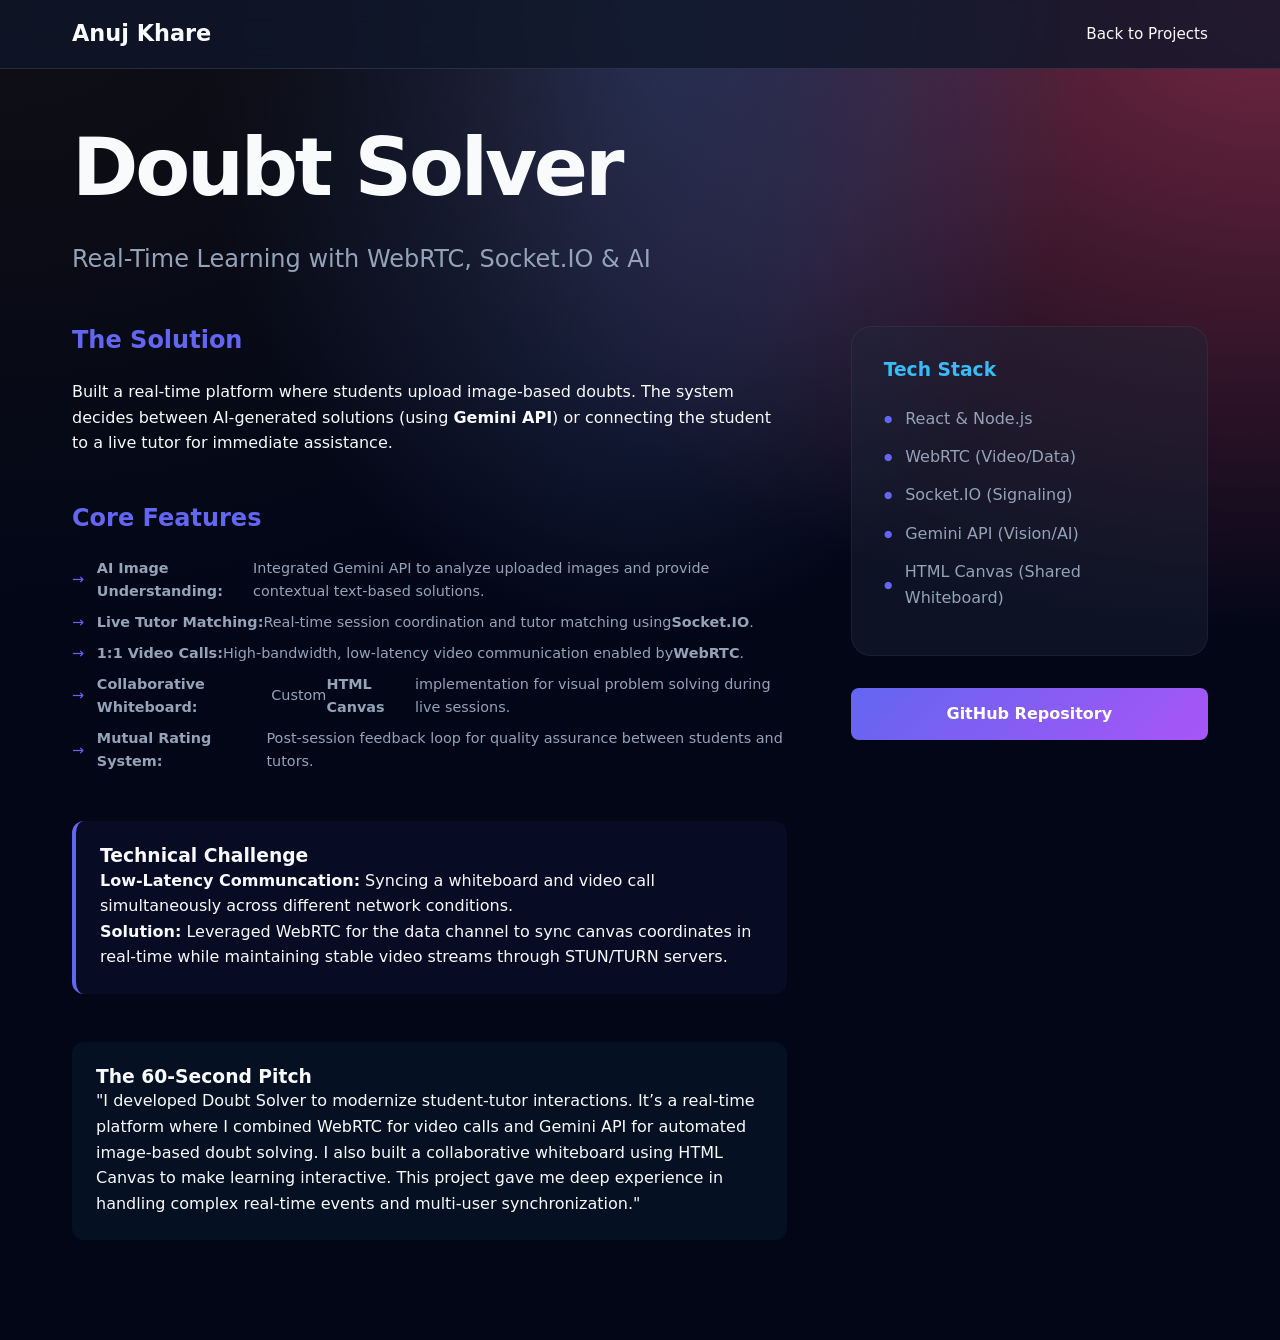
<file: projects/doubt-solver.html>
<!DOCTYPE html>
<html lang="en">

<head>
    <meta charset="UTF-8">
    <meta name="viewport" content="width=device-width, initial-scale=1.0">
    <title>Doubt Solver Details | Anuj Khare</title>
    <link rel="stylesheet" href="../style.css">
    <style>
        .detail-page {
            padding-top: 120px;
            padding-bottom: 100px;
        }

        .detail-header {
            margin-bottom: 3rem;
        }

        .detail-grid {
            display: grid;
            grid-template-columns: 2fr 1fr;
            gap: 4rem;
        }

        .tech-sidebar {
            position: sticky;
            top: 100px;
        }

        .detail-section {
            margin-bottom: 3rem;
        }

        .detail-section h2 {
            margin-bottom: 1.5rem;
            color: var(--primary-color);
        }

        .challenge-box {
            background: rgba(99, 102, 241, 0.05);
            padding: 1.5rem;
            border-radius: 12px;
            border-left: 4px solid var(--primary-color);
        }

        .interview-box {
            background: rgba(56, 189, 248, 0.05);
            padding: 1.5rem;
            border-radius: 12px;
            margin-top: 2rem;
        }

        @media (max-width: 768px) {
            .detail-grid {
                grid-template-columns: 1fr;
            }
        }
    </style>
</head>

<body>
    <nav class="navbar">
        <div class="container">
            <a href="../index.html" class="nav-brand">Anuj Khare</a>
            <ul class="nav-menu">
                <li><a href="../index.html#projects" class="nav-link">Back to Projects</a></li>
            </ul>
        </div>
    </nav>

    <div class="detail-page container">
        <div class="detail-header">
            <h1 class="hero-title">Doubt Solver</h1>
            <p class="hero-subtitle">Real-Time Learning with WebRTC, Socket.IO & AI</p>
        </div>

        <div class="detail-grid">
            <div class="detail-main">
                <section class="detail-section">
                    <h2>The Solution</h2>
                    <p>Built a real-time platform where students upload image-based doubts. The system decides between
                        AI-generated solutions (using <strong>Gemini API</strong>) or connecting the student to a live
                        tutor for immediate assistance.</p>
                </section>

                <section class="detail-section">
                    <h2>Core Features</h2>
                    <ul class="project-features" style="display: block;">
                        <li><strong>AI Image Understanding:</strong> Integrated Gemini API to analyze uploaded images
                            and provide contextual text-based solutions.</li>
                        <li><strong>Live Tutor Matching:</strong> Real-time session coordination and tutor matching
                            using <strong>Socket.IO</strong>.</li>
                        <li><strong>1:1 Video Calls:</strong> High-bandwidth, low-latency video communication enabled by
                            <strong>WebRTC</strong>.</li>
                        <li><strong>Collaborative Whiteboard:</strong> Custom <strong>HTML Canvas</strong>
                            implementation for visual problem solving during live sessions.</li>
                        <li><strong>Mutual Rating System:</strong> Post-session feedback loop for quality assurance
                            between students and tutors.</li>
                    </ul>
                </section>

                <section class="detail-section">
                    <div class="challenge-box">
                        <h3>Technical Challenge</h3>
                        <p><strong>Low-Latency Communcation:</strong> Syncing a whiteboard and video call simultaneously
                            across different network conditions.</p>
                        <p><strong>Solution:</strong> Leveraged WebRTC for the data channel to sync canvas coordinates
                            in real-time while maintaining stable video streams through STUN/TURN servers.</p>
                    </div>
                </section>

                <div class="interview-box">
                    <h3>The 60-Second Pitch</h3>
                    <p>"I developed Doubt Solver to modernize student-tutor interactions. It’s a real-time platform
                        where I combined WebRTC for video calls and Gemini API for automated image-based doubt solving.
                        I also built a collaborative whiteboard using HTML Canvas to make learning interactive. This
                        project gave me deep experience in handling complex real-time events and multi-user
                        synchronization."</p>
                </div>
            </div>

            <aside class="tech-sidebar">
                <div class="skill-category">
                    <h3>Tech Stack</h3>
                    <ul class="skill-list">
                        <li>React & Node.js</li>
                        <li>WebRTC (Video/Data)</li>
                        <li>Socket.IO (Signaling)</li>
                        <li>Gemini API (Vision/AI)</li>
                        <li>HTML Canvas (Shared Whiteboard)</li>
                    </ul>
                </div>
                <div class="hero-cta" style="margin-top: 2rem; flex-direction: column;">
                    <a href="https://github.com/anujkhare04/Doubt-Solver" class="btn btn-primary"
                        style="text-align: center;">GitHub Repository</a>
                </div>
            </aside>
        </div>
    </div>
</body>

</html>
</file>
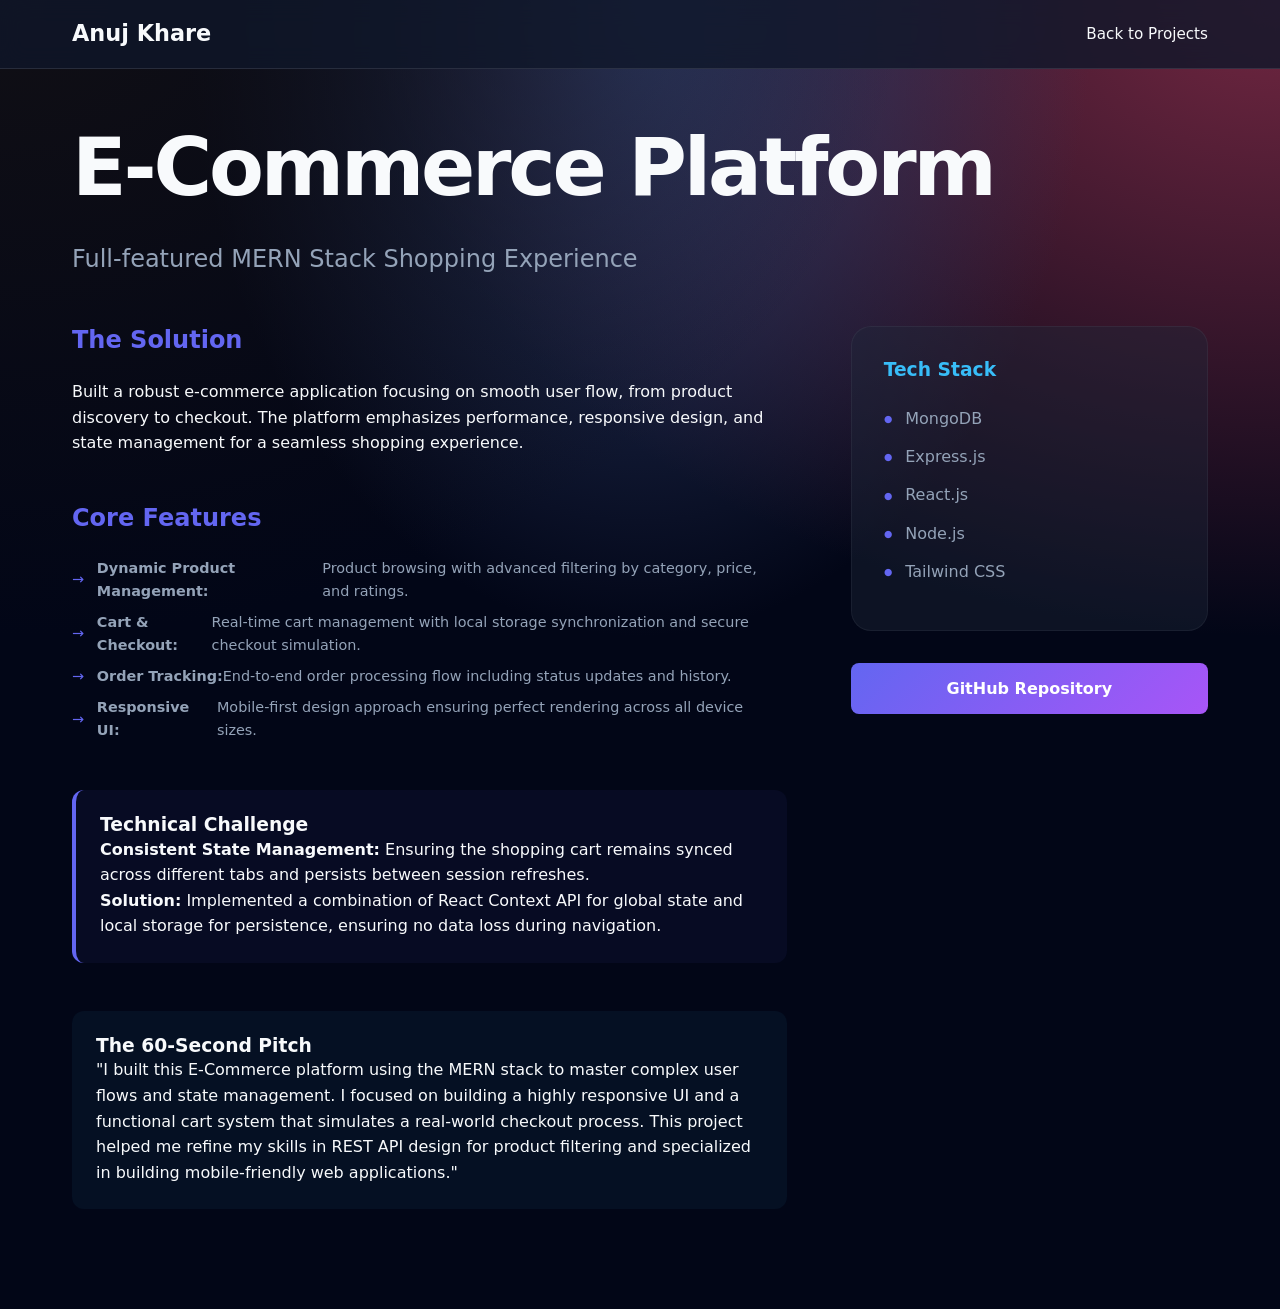
<file: projects/ecommerce.html>
<!DOCTYPE html>
<html lang="en">

<head>
    <meta charset="UTF-8">
    <meta name="viewport" content="width=device-width, initial-scale=1.0">
    <title>E-Commerce Project Details | Anuj Khare</title>
    <link rel="stylesheet" href="../style.css">
    <style>
        .detail-page {
            padding-top: 120px;
            padding-bottom: 100px;
        }

        .detail-header {
            margin-bottom: 3rem;
        }

        .detail-grid {
            display: grid;
            grid-template-columns: 2fr 1fr;
            gap: 4rem;
        }

        .tech-sidebar {
            position: sticky;
            top: 100px;
        }

        .detail-section {
            margin-bottom: 3rem;
        }

        .detail-section h2 {
            margin-bottom: 1.5rem;
            color: var(--primary-color);
        }

        .challenge-box {
            background: rgba(99, 102, 241, 0.05);
            padding: 1.5rem;
            border-radius: 12px;
            border-left: 4px solid var(--primary-color);
        }

        .interview-box {
            background: rgba(56, 189, 248, 0.05);
            padding: 1.5rem;
            border-radius: 12px;
            margin-top: 2rem;
        }

        @media (max-width: 768px) {
            .detail-grid {
                grid-template-columns: 1fr;
            }
        }
    </style>
</head>

<body>
    <nav class="navbar">
        <div class="container">
            <a href="../index.html" class="nav-brand">Anuj Khare</a>
            <ul class="nav-menu">
                <li><a href="../index.html#projects" class="nav-link">Back to Projects</a></li>
            </ul>
        </div>
    </nav>

    <div class="detail-page container">
        <div class="detail-header">
            <h1 class="hero-title">E-Commerce Platform</h1>
            <p class="hero-subtitle">Full-featured MERN Stack Shopping Experience</p>
        </div>

        <div class="detail-grid">
            <div class="detail-main">
                <section class="detail-section">
                    <h2>The Solution</h2>
                    <p>Built a robust e-commerce application focusing on smooth user flow, from product discovery to
                        checkout. The platform emphasizes performance, responsive design, and state management for a
                        seamless shopping experience.</p>
                </section>

                <section class="detail-section">
                    <h2>Core Features</h2>
                    <ul class="project-features" style="display: block;">
                        <li><strong>Dynamic Product Management:</strong> Product browsing with advanced filtering by
                            category, price, and ratings.</li>
                        <li><strong>Cart & Checkout:</strong> Real-time cart management with local storage
                            synchronization and secure checkout simulation.</li>
                        <li><strong>Order Tracking:</strong> End-to-end order processing flow including status updates
                            and history.</li>
                        <li><strong>Responsive UI:</strong> Mobile-first design approach ensuring perfect rendering
                            across all device sizes.</li>
                    </ul>
                </section>

                <section class="detail-section">
                    <div class="challenge-box">
                        <h3>Technical Challenge</h3>
                        <p><strong>Consistent State Management:</strong> Ensuring the shopping cart remains synced
                            across different tabs and persists between session refreshes.</p>
                        <p><strong>Solution:</strong> Implemented a combination of React Context API for global state
                            and local storage for persistence, ensuring no data loss during navigation.</p>
                    </div>
                </section>

                <div class="interview-box">
                    <h3>The 60-Second Pitch</h3>
                    <p>"I built this E-Commerce platform using the MERN stack to master complex user flows and state
                        management. I focused on building a highly responsive UI and a functional cart system that
                        simulates a real-world checkout process. This project helped me refine my skills in REST API
                        design for product filtering and specialized in building mobile-friendly web applications."</p>
                </div>
            </div>

            <aside class="tech-sidebar">
                <div class="skill-category">
                    <h3>Tech Stack</h3>
                    <ul class="skill-list">
                        <li>MongoDB</li>
                        <li>Express.js</li>
                        <li>React.js</li>
                        <li>Node.js</li>
                        <li>Tailwind CSS</li>
                    </ul>
                </div>
                <div class="hero-cta" style="margin-top: 2rem; flex-direction: column;">
                    <a href="https://github.com/anujkhare04/Ecommerce-website" class="btn btn-primary" style="text-align: center;">GitHub
                        Repository</a>
                </div>
            </aside>
        </div>
    </div>
</body>

</html>
</file>
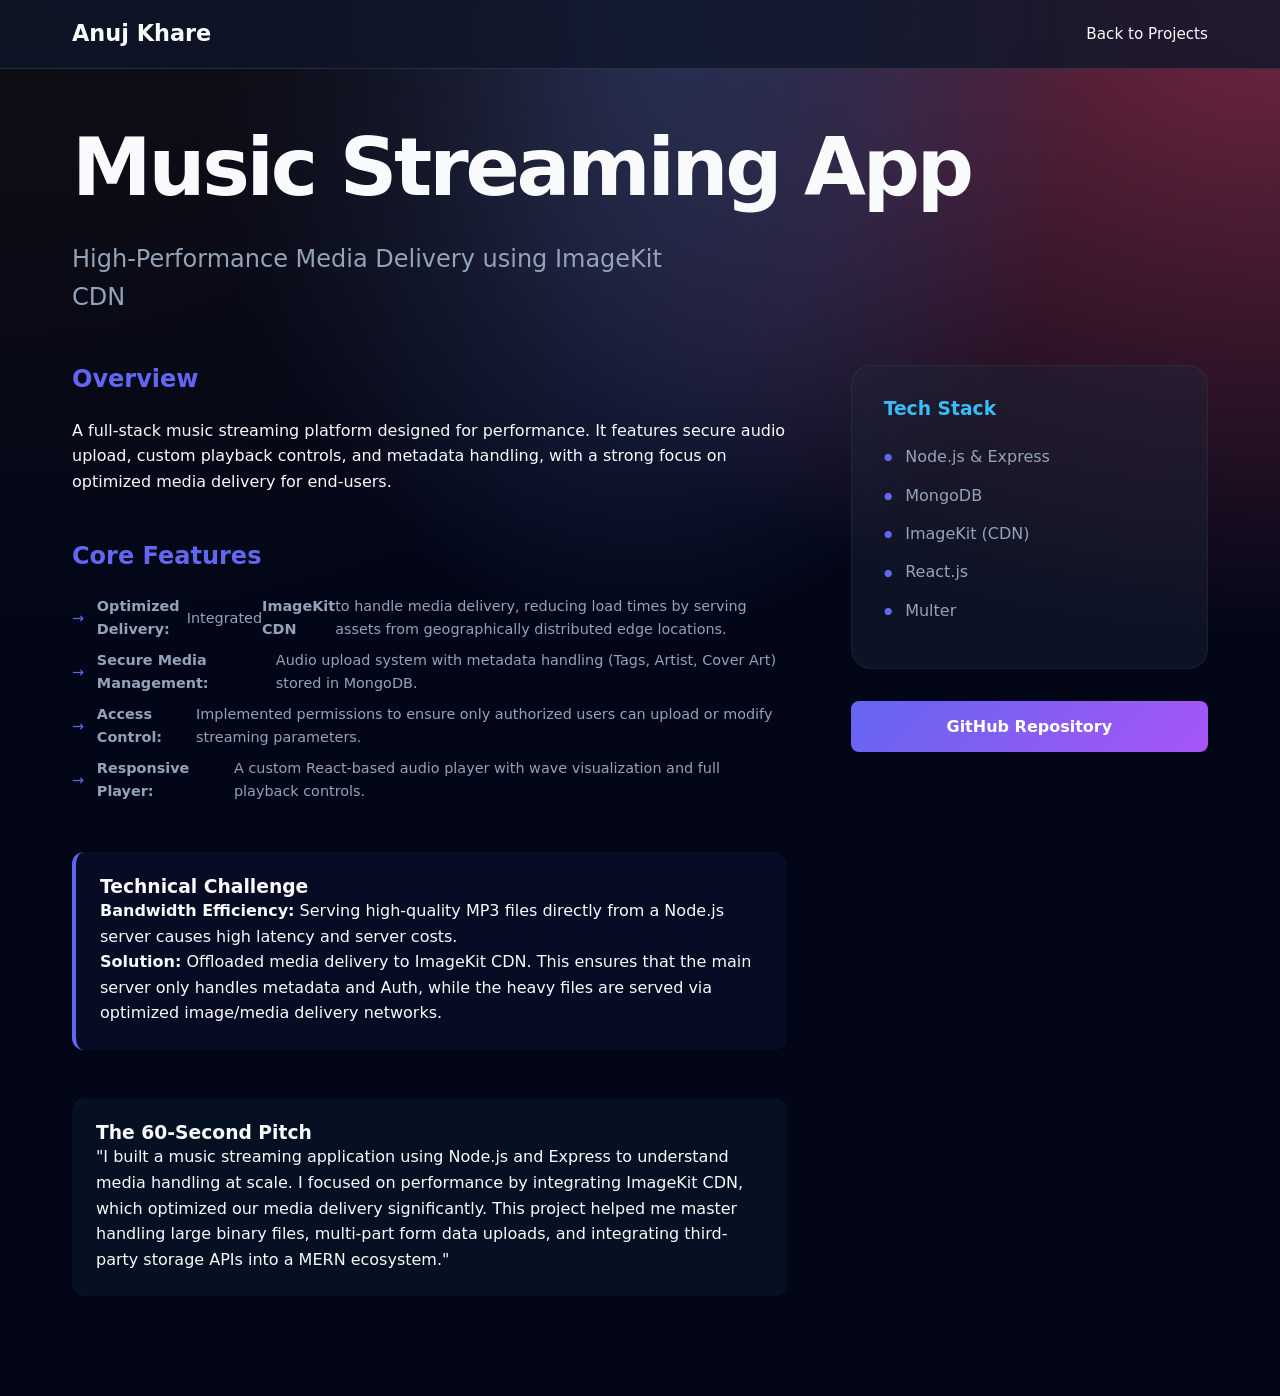
<file: projects/music-app.html>
<!DOCTYPE html>
<html lang="en">

<head>
    <meta charset="UTF-8">
    <meta name="viewport" content="width=device-width, initial-scale=1.0">
    <title>Music Streaming Details | Anuj Khare</title>
    <link rel="stylesheet" href="../style.css">
    <style>
        .detail-page {
            padding-top: 120px;
            padding-bottom: 100px;
        }

        .detail-header {
            margin-bottom: 3rem;
        }

        .detail-grid {
            display: grid;
            grid-template-columns: 2fr 1fr;
            gap: 4rem;
        }

        .tech-sidebar {
            position: sticky;
            top: 100px;
        }

        .detail-section {
            margin-bottom: 3rem;
        }

        .detail-section h2 {
            margin-bottom: 1.5rem;
            color: var(--primary-color);
        }

        .challenge-box {
            background: rgba(99, 102, 241, 0.05);
            padding: 1.5rem;
            border-radius: 12px;
            border-left: 4px solid var(--primary-color);
        }

        .interview-box {
            background: rgba(56, 189, 248, 0.05);
            padding: 1.5rem;
            border-radius: 12px;
            margin-top: 2rem;
        }

        @media (max-width: 768px) {
            .detail-grid {
                grid-template-columns: 1fr;
            }
        }
    </style>
</head>

<body>
    <nav class="navbar">
        <div class="container">
            <a href="../index.html" class="nav-brand">Anuj Khare</a>
            <ul class="nav-menu">
                <li><a href="../index.html#projects" class="nav-link">Back to Projects</a></li>
            </ul>
        </div>
    </nav>

    <div class="detail-page container">
        <div class="detail-header">
            <h1 class="hero-title">Music Streaming App</h1>
            <p class="hero-subtitle">High-Performance Media Delivery using ImageKit CDN</p>
        </div>

        <div class="detail-grid">
            <div class="detail-main">
                <section class="detail-section">
                    <h2>Overview</h2>
                    <p>A full-stack music streaming platform designed for performance. It features secure audio upload,
                        custom playback controls, and metadata handling, with a strong focus on optimized media delivery
                        for end-users.</p>
                </section>

                <section class="detail-section">
                    <h2>Core Features</h2>
                    <ul class="project-features" style="display: block;">
                        <li><strong>Optimized Delivery:</strong> Integrated <strong>ImageKit CDN</strong> to handle
                            media delivery, reducing load times by serving assets from geographically distributed edge
                            locations.</li>
                        <li><strong>Secure Media Management:</strong> Audio upload system with metadata handling (Tags,
                            Artist, Cover Art) stored in MongoDB.</li>
                        <li><strong>Access Control:</strong> Implemented permissions to ensure only authorized users can
                            upload or modify streaming parameters.</li>
                        <li><strong>Responsive Player:</strong> A custom React-based audio player with wave
                            visualization and full playback controls.</li>
                    </ul>
                </section>

                <section class="detail-section">
                    <div class="challenge-box">
                        <h3>Technical Challenge</h3>
                        <p><strong>Bandwidth Efficiency:</strong> Serving high-quality MP3 files directly from a Node.js
                            server causes high latency and server costs.</p>
                        <p><strong>Solution:</strong> Offloaded media delivery to ImageKit CDN. This ensures that the
                            main server only handles metadata and Auth, while the heavy files are served via optimized
                            image/media delivery networks.</p>
                    </div>
                </section>

                <div class="interview-box">
                    <h3>The 60-Second Pitch</h3>
                    <p>"I built a music streaming application using Node.js and Express to understand media handling at
                        scale. I focused on performance by integrating ImageKit CDN, which optimized our media delivery
                        significantly. This project helped me master handling large binary files, multi-part form data
                        uploads, and integrating third-party storage APIs into a MERN ecosystem."</p>
                </div>
            </div>

            <aside class="tech-sidebar">
                <div class="skill-category">
                    <h3>Tech Stack</h3>
                    <ul class="skill-list">
                        <li>Node.js & Express</li>
                        <li>MongoDB</li>
                        <li>ImageKit (CDN)</li>
                        <li>React.js</li>
                        <li>Multer</li>
                    </ul>
                </div>
                <div class="hero-cta" style="margin-top: 2rem; flex-direction: column;">
                    <a href="https://github.com/anujkhare04/Music-App" class="btn btn-primary"
                        style="text-align: center;">GitHub Repository</a>
                </div>
            </aside>
        </div>
    </div>
</body>

</html>
</file>
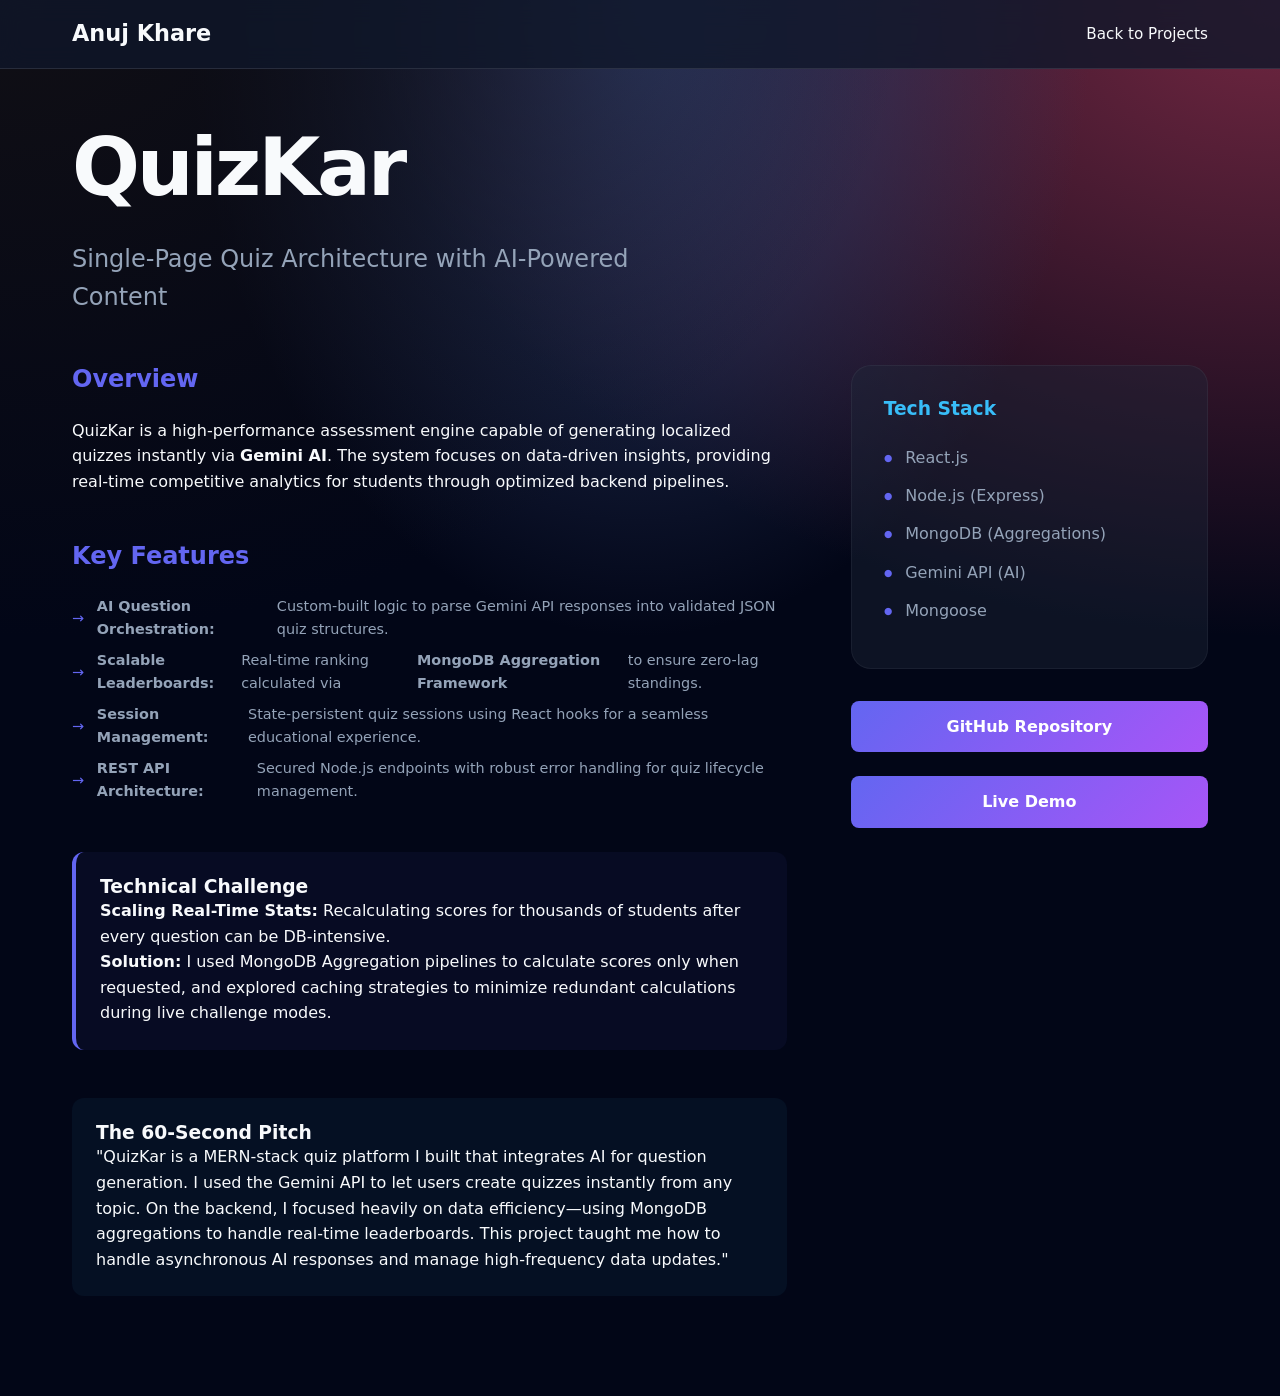
<file: projects/quizkar.html>
<!DOCTYPE html>
<html lang="en">

<head>
    <meta charset="UTF-8">
    <meta name="viewport" content="width=device-width, initial-scale=1.0">
    <title>QuizKar Details | Anuj Khare</title>
    <link rel="stylesheet" href="../style.css">
    <style>
        .detail-page {
            padding-top: 120px;
            padding-bottom: 100px;
        }

        .detail-header {
            margin-bottom: 3rem;
        }

        .detail-grid {
            display: grid;
            grid-template-columns: 2fr 1fr;
            gap: 4rem;
        }

        .tech-sidebar {
            position: sticky;
            top: 100px;
        }

        .detail-section {
            margin-bottom: 3rem;
        }

        .detail-section h2 {
            margin-bottom: 1.5rem;
            color: var(--primary-color);
        }

        .challenge-box {
            background: rgba(99, 102, 241, 0.05);
            padding: 1.5rem;
            border-radius: 12px;
            border-left: 4px solid var(--primary-color);
        }

        .interview-box {
            background: rgba(56, 189, 248, 0.05);
            padding: 1.5rem;
            border-radius: 12px;
            margin-top: 2rem;
        }

        @media (max-width: 768px) {
            .detail-grid {
                grid-template-columns: 1fr;
            }
        }
    </style>
</head>

<body>
    <nav class="navbar">
        <div class="container">
            <a href="../index.html" class="nav-brand">Anuj Khare</a>
            <ul class="nav-menu">
                <li><a href="../index.html#projects" class="nav-link">Back to Projects</a></li>
            </ul>
        </div>
    </nav>

    <div class="detail-page container">
        <div class="detail-header">
            <h1 class="hero-title">QuizKar</h1>
            <p class="hero-subtitle">Single-Page Quiz Architecture with AI-Powered Content</p>
        </div>

        <div class="detail-grid">
            <div class="detail-main">
                <section class="detail-section">
                    <h2>Overview</h2>
                    <p>QuizKar is a high-performance assessment engine capable of generating localized quizzes instantly
                        via
                        <strong>Gemini AI</strong>. The system focuses on data-driven insights, providing real-time
                        competitive analytics for students through optimized backend pipelines.
                    </p>
                </section>

                <section class="detail-section">
                    <h2>Key Features</h2>
                    <ul class="project-features" style="display: block;">
                        <li><strong>AI Question Orchestration:</strong> Custom-built logic to parse Gemini API responses
                            into validated JSON quiz structures.</li>
                        <li><strong>Scalable Leaderboards:</strong> Real-time ranking calculated via
                            <strong>MongoDB Aggregation Framework</strong> to ensure zero-lag standings.
                        </li>
                        <li><strong>Session Management:</strong> State-persistent quiz sessions using React hooks for
                            a seamless educational experience.</li>
                        <li><strong>REST API Architecture:</strong> Secured Node.js endpoints with robust error handling
                            for quiz lifecycle management.</li>
                    </ul>
                </section>

                <section class="detail-section">
                    <div class="challenge-box">
                        <h3>Technical Challenge</h3>
                        <p><strong>Scaling Real-Time Stats:</strong> Recalculating scores for thousands of students
                            after every question can be DB-intensive.</p>
                        <p><strong>Solution:</strong> I used MongoDB Aggregation pipelines to calculate scores only when
                            requested, and explored caching strategies to minimize redundant calculations during live
                            challenge modes.</p>
                    </div>
                </section>

                <div class="interview-box">
                    <h3>The 60-Second Pitch</h3>
                    <p>"QuizKar is a MERN-stack quiz platform I built that integrates AI for question generation. I used
                        the Gemini API to let users create quizzes instantly from any topic. On the backend, I focused
                        heavily on data efficiency—using MongoDB aggregations to handle real-time leaderboards. This
                        project taught me how to handle asynchronous AI responses and manage high-frequency data
                        updates."</p>
                </div>
            </div>

            <aside class="tech-sidebar">
                <div class="skill-category">
                    <h3>Tech Stack</h3>
                    <ul class="skill-list">
                        <li>React.js</li>
                        <li>Node.js (Express)</li>
                        <li>MongoDB (Aggregations)</li>
                        <li>Gemini API (AI)</li>
                        <li>Mongoose</li>
                    </ul>
                </div>
                <div class="hero-cta" style="margin-top: 2rem; flex-direction: column;">
                    <a href="https://github.com/anujkhare04/QuizKar" class="btn btn-primary"
                        style="text-align: center;">GitHub Repository</a>
                        <a href="https://quiz-website-gules-seven.vercel.app/" class="btn btn-primary"
                        style="text-align: center;">Live Demo</a>
                </div>
            </aside>
        </div>
    </div>
</body>

</html>
</file>
<file: style.css>
:root {
    --primary-color: #6366f1;
    --primary-hover: #4f46e5;
    --bg-dark: #020617;
    --bg-card: rgba(30, 41, 59, 0.4);
    --text-main: #f8fafc;
    --text-muted: #94a3b8;
    --accent-color: #38bdf8;
    --gradient-primary: linear-gradient(135deg, #6366f1 0%, #a855f7 100%);
    --mesh-gradient: radial-gradient(at 0% 0%, hsla(253, 16%, 7%, 1) 0, transparent 50%),
        radial-gradient(at 50% 0%, hsla(225, 39%, 30%, 1) 0, transparent 50%),
        radial-gradient(at 100% 0%, hsla(339, 49%, 30%, 1) 0, transparent 50%);
    --container-width: 1200px;
    --transition: all 0.4s cubic-bezier(0.23, 1, 0.32, 1);
}

* {
    margin: 0;
    padding: 0;
    box-sizing: border-box;
    scroll-behavior: smooth;
}

body {
    font-family: 'Inter', system-ui, -apple-system, sans-serif;
    background-color: var(--bg-dark);
    background-image: var(--mesh-gradient);
    background-attachment: fixed;
    color: var(--text-main);
    line-height: 1.6;
    overflow-x: hidden;
}

.container {
    max-width: var(--container-width);
    margin: 0 auto;
    padding: 0 2rem;
    
}

h1,
h2,
h3 {
    font-weight: 700;
    line-height: 1.2;
}

.section-title {
    font-size: 2.5rem;
    margin-bottom: 3.5rem;
    text-align: center;
    background: var(--gradient-primary);
    -webkit-background-clip: text;
    background-clip: text;
    -webkit-text-fill-color: transparent;
}

.skill-category h3 {
    margin-bottom: 2rem;
    color: var(--accent-color);
}

.section-subtitle {
    text-align: center;
    color: var(--text-muted);
    margin-bottom: 4rem;
    /* Increased horizontal gap/spacing */
    font-size: 1.1rem;
}

/* Navbar */
.navbar {
    position: fixed;
    top: 0;
    width: 100%;
    background: rgba(15, 23, 42, 0.8);
    backdrop-filter: blur(12px);
    z-index: 1000;
    padding: 1rem 0;
    border-bottom: 1px solid rgba(255, 255, 255, 0.1);
}

.navbar .container {
    display: flex;
    justify-content: space-between;
    align-items: center;
}

.nav-brand {
    display: flex;
    align-items: center;
    gap: 0.8rem;
    font-size: 1.4rem;
    font-weight: 700;
    color: var(--text-main);
    text-decoration: none;
}

.brand-logo {
    width: 32px;
    height: 32px;
    display: flex;
    align-items: center;
    justify-content: center;
}

.brand-logo svg {
    width: 100%;
    height: 100%;
    filter: drop-shadow(0 4px 6px rgba(99, 102, 241, 0.3));
    transition: var(--transition);
}

.nav-brand:hover .brand-logo svg {
    transform: rotate(15deg) scale(1.1);
    filter: drop-shadow(0 0 12px rgba(99, 102, 241, 0.6));
}

.nav-brand span {
    background: var(--gradient-primary);
    -webkit-background-clip: text;
    background-clip: text;
    -webkit-text-fill-color: transparent;
}

.nav-menu {
    display: flex;
    list-style: none;
    gap: 2rem;
}

.nav-link {
    text-decoration: none;
    color: var(--text-main);
    font-weight: 500;
    transition: var(--transition);
    font-size: 0.95rem;
}

.nav-link:hover {
    color: var(--primary-color);
}

/* Navbar Profile */
.nav-profile {
    position: relative;
    margin-left: 1.5rem;
}

.profile-trigger {
    cursor: pointer;
    display: flex;
    align-items: center;
    position: relative;
}

.profile-trigger::before {
    content: '';
    position: absolute;
    inset: -8px;
    border-radius: 50%;
    border: 2px solid rgba(99, 102, 241, 0.35);
    animation: pulse-ring 2.5s ease-in-out infinite;
    opacity: 0.85;
}

.avatar-img {
    width: 40px;
    height: 40px;
    border-radius: 50%;
    border: 2px solid var(--primary-color);
    padding: 2px;
    transition: var(--transition);
    object-fit: cover;
    position: relative;
    z-index: 1;
}

.nav-profile:hover .avatar-img {
    transform: scale(1.1);
    box-shadow: 0 0 15px rgba(99, 102, 241, 0.5);
}

@keyframes pulse-ring {
    0%, 100% {
        transform: scale(1);
        opacity: 0.65;
    }
    50% {
        transform: scale(1.08);
        opacity: 0.2;
    }
}

.profile-dropdown {
    position: absolute;
    top: calc(100% + 15px);
    right: 0;
    width: 260px;
    background: rgba(15, 23, 42, 0.95);
    backdrop-filter: blur(20px);
    -webkit-backdrop-filter: blur(20px);
    border: 1px solid rgba(255, 255, 255, 0.1);
    border-radius: 16px;
    padding: 1.5rem;
    box-shadow: 0 20px 40px rgba(0, 0, 0, 0.4);
    opacity: 0;
    visibility: hidden;
    transform: translateY(10px);
    transition: var(--transition);
    z-index: 1001;
    pointer-events: none;
}

.nav-profile.active .profile-dropdown {
    opacity: 1;
    visibility: visible;
    transform: translateY(0);
    pointer-events: all;
}

.dropdown-header {
    margin-bottom: 1rem;
    padding-bottom: 1rem;
    border-bottom: 1px solid rgba(255, 255, 255, 0.05);
}

.dropdown-header h4 {
    color: var(--text-main);
    font-size: 1.1rem;
    margin-bottom: 0.2rem;
}

.dropdown-header p {
    color: var(--primary-color);
    font-size: 0.85rem;
    font-weight: 600;
}

.dropdown-list {
    list-style: none;
}

.dropdown-list li {
    font-size: 0.9rem;
    color: var(--text-muted);
    margin-bottom: 0.8rem;
    display: flex;
    align-items: center;
    gap: 0.8rem;
}

.dropdown-link {
    color: var(--text-muted);
    text-decoration: none;
    transition: var(--transition);
}

.dropdown-link:hover {
    color: var(--primary-color);
}

.dropdown-list li span {
    font-size: 1.1rem;
}

.dropdown-list li.divider {
    height: 1px;
    background: rgba(255, 255, 255, 0.05);
    margin: 1rem 0;
}

.dropdown-list li strong {
    color: var(--text-main);
    font-size: 0.8rem;
    text-transform: uppercase;
    letter-spacing: 0.05em;
}

/* Hero Section */
.hero {
    min-height: calc(100vh - 80px);
    display: flex;
    align-items: center;
    padding-top: 80px;
    position: relative;
    overflow: hidden;
}

.hero-grid {
    display: grid;
    grid-template-columns: 1fr 340px;
    gap: 3rem;
    align-items: center;
}

.hero::before {
    content: '';
    position: absolute;
    width: 500px;
    height: 500px;
    background: var(--primary-color);
    filter: blur(150px);
    opacity: 0.1;
    top: -100px;
    right: -100px;
    z-index: -1;
}

.hero::after {
    content: '';
    position: absolute;
    width: 420px;
    height: 420px;
    border-radius: 50%;
    background: radial-gradient(circle, rgba(99, 102, 241, 0.15) 0%, rgba(99, 102, 241, 0.03) 65%, transparent 100%);
    top: 40%;
    left: 10%;
    transform: translateY(-50%);
    z-index: -1;
}

.hero-visual {
    display: flex;
    align-items: center;
    justify-content: center;
}

.hero-circle {
    width: 820px;
    height: 320px;
    border-radius: 50%;
    position: relative;
    overflow: hidden;
    background: radial-gradient(circle at top left, rgba(99, 102, 241, 0.12), transparent 45%),
        radial-gradient(circle at bottom right, rgba(168, 85, 247, 0.12), transparent 40%);
}

.hero-circle::after {
    content: '';
    position: absolute;
    inset: 24px;
    border-radius: 50%;
    border: 1px solid rgba(255, 255, 255, 0.08);
}

.hero-particles {
    position: absolute;
    inset: 0;
    pointer-events: none;
}

.particle {
    position: absolute;
    border-radius: 50%;
    background: rgba(99, 102, 241, 0.8);
    box-shadow: 0 0 18px rgba(99, 102, 241, 0.35);
    opacity: 0.92;
    animation: floatParticle 4s ease-in-out infinite alternate;
}

.p1 {
    top: 12%;
    left: 10%;
    width: 10px;
    height: 10px;
    animation-duration: 4.4s;
}

.p2 {
    top: 18%;
    right: 12%;
    width: 8px;
    height: 8px;
    background: rgba(168, 85, 247, 0.85);
    animation-duration: 3.8s;
}

.p3 {
    bottom: 15%;
    left: 18%;
    width: 9px;
    height: 9px;
    animation-duration: 5s;
}

.p4 {
    bottom: 22%;
    right: 18%;
    width: 11px;
    height: 11px;
    animation-duration: 4.8s;
}

.p5 {
    top: 48%;
    left: 50%;
    transform: translateX(-50%);
    width: 7px;
    height: 7px;
    background: rgba(255, 255, 255, 0.85);
    box-shadow: 0 0 16px rgba(255, 255, 255, 0.28);
    animation-duration: 3.6s;
}

@keyframes floatParticle {
    to {
        transform: translateY(-10px) translateX(5px);
        opacity: 0.4;
    }
}

.hero-circle img {
    width: 100%;
    height: 100%;
    object-fit: cover;
    display: block;
    border-radius: 50%;
}

.greeting {
    color: var(--primary-color);
    font-weight: 600;
    margin-bottom: 1rem;
    font-size: 1.2rem;
}

.hero-title {
    font-size: 5rem;
    letter-spacing: -0.04em;
    margin-bottom: 1.5rem;
    font-weight: 800;
}

.hero-subtitle {
    font-size: 1.5rem;
    color: var(--text-muted);
    max-width: 600px;
    margin-bottom: 1rem;
}

.hero-description {
    color: var(--text-muted);
    margin-bottom: 2.5rem;
    font-size: 1.1rem;
}

/* Buttons */
.btn {
    display: inline-block;
    padding: 0.8rem 2rem;
    border-radius: 8px;
    font-weight: 600;
    text-decoration: none;
    transition: var(--transition);
    cursor: pointer;
    border: none;
}

.btn-primary {
    background: var(--gradient-primary);
    color: white;
}

.btn-primary:hover {
    transform: translateY(-2px);
    box-shadow: 0 10px 20px rgba(99, 102, 241, 0.3);
}

.btn-outline {
    background: rgba(255, 255, 255, 0.03);
    border: 1px solid rgba(255, 255, 255, 0.1);
    color: var(--text-main);
    backdrop-filter: blur(8px);
}

.btn-outline:hover {
    background: rgba(255, 255, 255, 0.1);
    border-color: var(--primary-color);
    color: var(--primary-color);
}

.btn-small {
    padding: 0.5rem 1.2rem;
    font-size: 0.9rem;
}

.btn-bw {
    background: #ffffff;
    color: #000000;
    border: 1px solid #ffffff;
}

.btn-bw:hover {
    background: transparent;
    color: #ffffff;
    box-shadow: 0 0 15px rgba(255, 255, 255, 0.2);
}

.hero-cta {
    display: flex;
    gap: 1.5rem;
}

/* About Section */
.about {
    padding: 100px 0;
    background: rgba(30, 41, 59, 0.5);
}

.about-content {
    display: grid;
    grid-template-columns: 1fr 1fr;
    gap: 4rem;
    align-items: center;
}

.about-text p {
    margin-bottom: 1.5rem;
    color: var(--text-muted);
}

.about-stats {
    display: grid;
    grid-template-columns: repeat(auto-fit, minmax(140px, 1fr));
    gap: 1.5rem;
}

.stat-card {
    background: var(--bg-card);
    padding: 2rem;
    border-radius: 16px;
    text-align: center;
    border: 1px solid rgba(255, 255, 255, 0.05);
    transition: var(--transition);
}

.stat-card:hover {
    transform: translateY(-5px);
    border-color: var(--primary-color);
}

.stat-card h3 {
    font-size: 2rem;
    color: var(--primary-color);
    margin-bottom: 0.5rem;
}

/* Projects Grid */
.projects {
    padding: 100px 0;
}

.projects-grid {
    display: grid;
    grid-template-columns: repeat(auto-fit, minmax(320px, 1fr));
    gap: 2.5rem;
}

.project-card {
    background: var(--bg-card);
    backdrop-filter: blur(16px);
    -webkit-backdrop-filter: blur(16px);
    border-radius: 24px;
    overflow: hidden;
    border: 1px solid rgba(255, 255, 255, 0.1);
    transition: var(--transition);
}

.project-card:hover {
    transform: translateY(-12px) scale(1.02);
    border-color: rgba(99, 102, 241, 0.5);
    box-shadow: 0 30px 60px -12px rgba(0, 0, 0, 0.5), 0 18px 36px -18px rgba(99, 102, 241, 0.3);
}

.project-image {
    height: 200px;
    overflow: hidden;
}

.project-image img {
    width: 100%;
    height: 100%;
    object-fit: cover;
    transition: var(--transition);
}

.project-card:hover .project-image img {
    transform: scale(1.1);
}

.project-content {
    padding: 1.5rem;
}

.project-content h3 {
    margin-bottom: 0.5rem;
}

.project-problem {
    color: var(--text-muted);
    font-size: 0.95rem;
    margin-bottom: 1rem;
}

.project-tags {
    display: flex;
    flex-wrap: wrap;
    gap: 0.5rem;
    margin-bottom: 1.5rem;
}

.tag {
    background: rgba(99, 102, 241, 0.1);
    color: var(--primary-color);
    padding: 0.2rem 0.8rem;
    border-radius: 20px;
    font-size: 0.8rem;
    font-weight: 500;
}

.project-features {
    list-style: none;
    margin-bottom: 1.5rem;
}

.project-features li {
    font-size: 0.9rem;
    color: var(--text-muted);
    margin-bottom: 0.5rem;
    display: flex;
    align-items: center;
}

.project-features li::before {
    content: '→';
    margin-right: 0.8rem;
    color: var(--primary-color);
}

.project-links {
    display: flex;
    gap: 1rem;
}

/* Skills Section */
.skills {
    padding: 100px 0;
    background: rgba(30, 41, 59, 0.5);
}

.skills-grid {
    display: grid;
    grid-template-columns: repeat(auto-fit, minmax(220px, 1fr));
    gap: 2rem;
}

.skill-category {
    background: var(--bg-card);
    padding: 2rem;
    border-radius: 20px;
    border: 1px solid rgba(255, 255, 255, 0.05);
}

.skill-category h3 {
    margin-bottom: 1.5rem;
    color: var(--accent-color);
}

.skill-list {
    list-style: none;
}

.skill-list li {
    margin-bottom: 0.8rem;
    color: var(--text-muted);
    display: flex;
    align-items: center;
}

.skill-list li::before {
    content: '●';
    margin-right: 0.8rem;
    font-size: 0.6rem;
    color: var(--primary-color);
}

.skill-note {
    margin-top: 3rem;
    text-align: center;
    background: rgba(56, 189, 248, 0.05);
    padding: 1rem;
    border-radius: 12px;
    color: var(--text-muted);
    font-size: 0.95rem;
}

/* Contact Section */
.contact {
    padding: 100px 0;
    position: relative;
}

.social-links-grid {
    display: grid;
    grid-template-columns: repeat(auto-fit, minmax(300px, 1fr));
    gap: 2.5rem;
    margin-top: 3rem;
}

.contact-card {
    background: var(--bg-card);
    backdrop-filter: blur(12px);
    border: 1px solid rgba(255, 255, 255, 0.1);
    border-radius: 20px;
    padding: 2rem;
    display: flex;
    align-items: center;
    gap: 1.5rem;
    text-decoration: none;
    transition: var(--transition);
}

.contact-card:hover {
    transform: translateY(-8px);
    border-color: var(--primary-color);
    background: rgba(99, 102, 241, 0.05);
}

.contact-card-icon {
    width: 50px;
    height: 50px;
    background: rgba(99, 102, 241, 0.1);
    border-radius: 12px;
    display: flex;
    align-items: center;
    justify-content: center;
    color: var(--primary-color);
}

.resume-cta-container {
    margin-top: 5rem;
    display: flex;
    justify-content: center;
}

.resume-elegant-box {
    max-width: 800px;
    width: 100%;
    background: rgba(255, 255, 255, 0.02);
    backdrop-filter: blur(12px);
    border: 1px solid rgba(255, 255, 255, 0.05);
    border-radius: 32px;
    padding: 4rem 2rem;
    text-align: center;
    position: relative;
    overflow: hidden;
}

.resume-elegant-box::before {
    content: '';
    position: absolute;
    top: 0;
    left: 0;
    right: 0;
    height: 1px;
    background: linear-gradient(90deg, transparent, rgba(255, 255, 255, 0.2), transparent);
}

.resume-content h3 {
    font-size: 2rem;
    margin-bottom: 1rem;
    background: white;
    -webkit-background-clip: text;
    background-clip: text;
    -webkit-text-fill-color: transparent;
}

.resume-content p {
    color: var(--text-muted);
    font-size: 1.1rem;
    max-width: 600px;
    margin: 0 auto 2.5rem;
    line-height: 1.8;
}

.resume-elegant-box .btn-bw {
    padding: 1rem 3rem;
    font-size: 1rem;
    letter-spacing: 0.1em;
    text-transform: uppercase;
}

/* Footer */
.footer {
    padding: 3rem 0;
    border-top: 1px solid rgba(255, 255, 255, 0.05);
    text-align: center;
    color: var(--text-muted);
    font-size: 0.9rem;
}

/* Responsive */
@media (max-width: 768px) {
    .hero-title {
        font-size: 3rem;
    }

    .about-content {
        grid-template-columns: 1fr;
    }

    .nav-menu {
        display: none;
    }
}

/* Reveal Animations */
.reveal {
    opacity: 0;
    transform: translateY(30px);
    transition: all 0.8s ease-out;
}

.fade-in {
    opacity: 1 !important;
    transform: translateY(0) !important;
}
</file>
